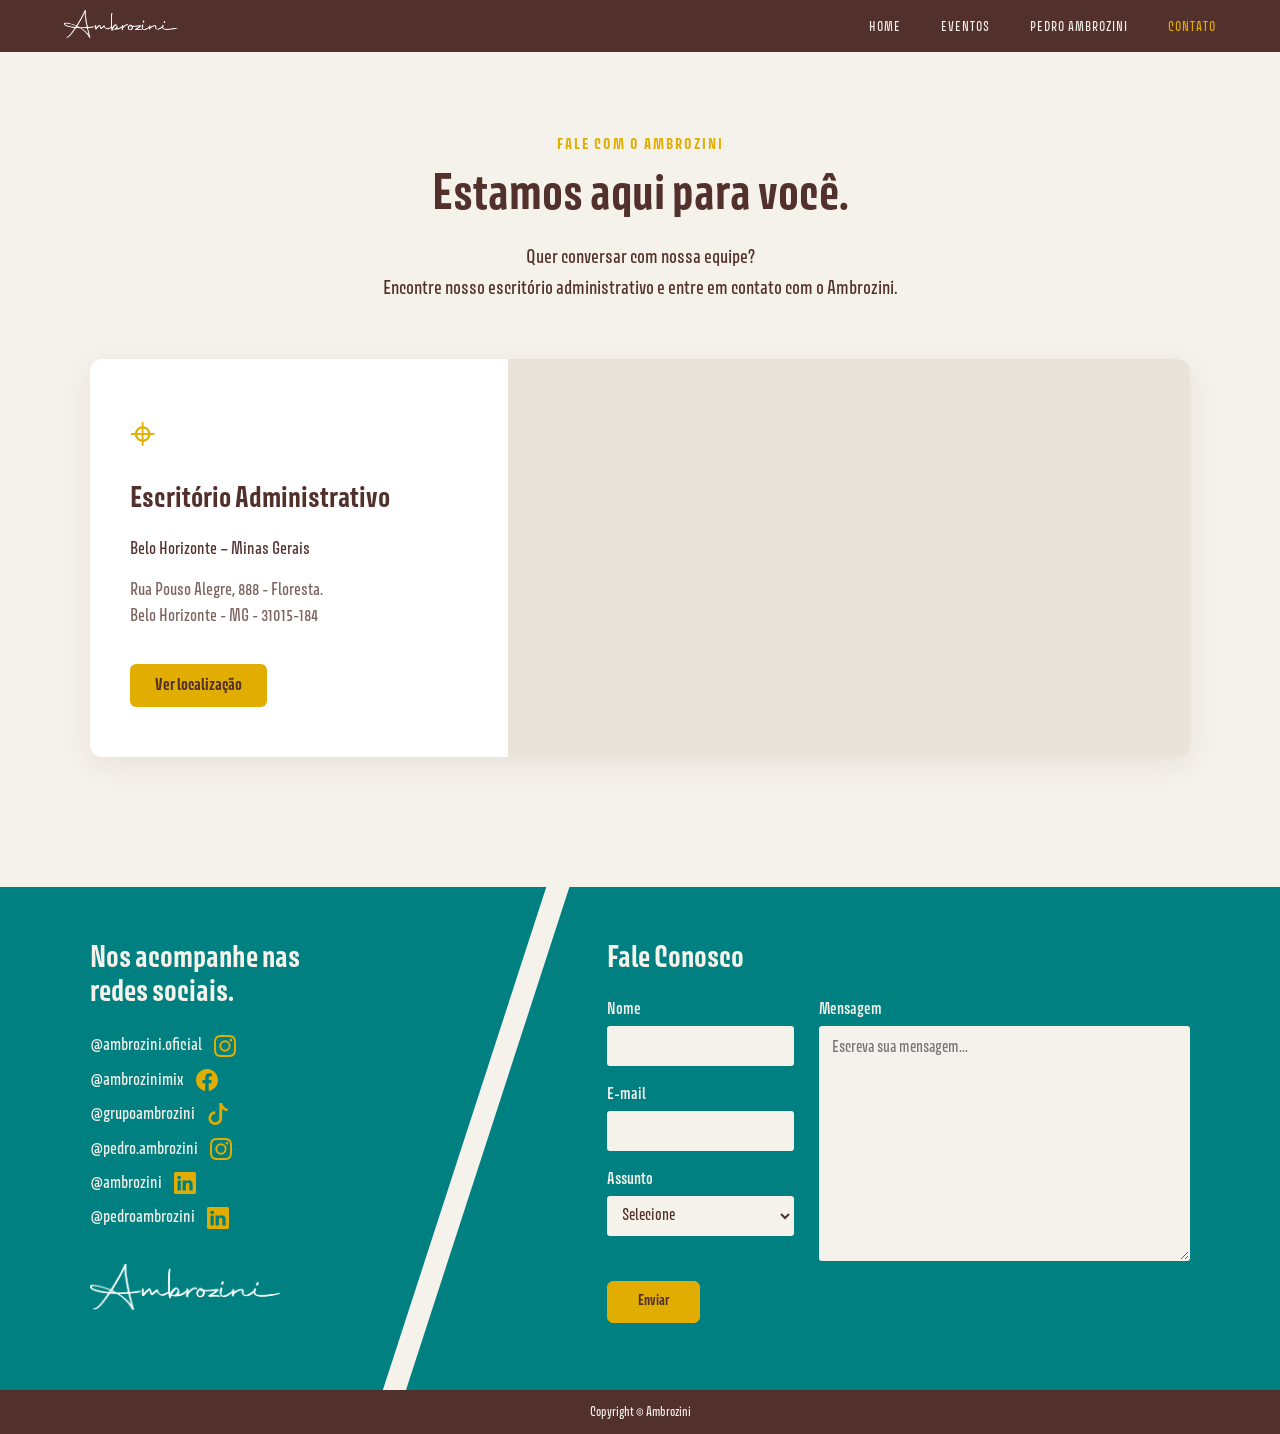
<file: codigo-fonte/src/html/contato.html>
<!DOCTYPE html>
<html lang="pt-BR">

<head>
    <meta charset="UTF-8">
    <meta name="viewport" content="width=device-width, initial-scale=1.0">

    <title>Contato | Ambrozini</title>

    <meta name="description"
          content="Entre em contato com o Ambrozini. Conheça nosso escritório administrativo e fale com nossa equipe.">

    <meta name="author" content="Ambrozini">
    <meta name="theme-color" content="#52302C">

    <!-- Favicon -->
    <link rel="icon" href="/codigo-fonte/assets/img/Icone url Logo.png">

    <!-- CSS -->
    <link rel="stylesheet" href="/codigo-fonte/src/css/fonts.css">
    <link rel="stylesheet" href="/codigo-fonte/src/css/menu.css">
    <link rel="stylesheet" href="/codigo-fonte/src/css/contato-page.css">
    <link rel="stylesheet" href="/codigo-fonte/src/css/contato.css">

</head>

<body class="contact-page">

    <main class="contact-main">

        <section class="contact-page-intro">

            <div class="contact-page-heading">
                <span class="contact-page-eyebrow">
                    FALE COM O AMBROZINI
                </span>

                <h1>Estamos aqui para você.</h1>

                <p>
                    Quer conversar com nossa equipe?<br>
                    Encontre nosso escritório administrativo
                    e entre em contato com o Ambrozini.
                </p>
            </div>

            <div class="contact-page-location">

                <div class="contact-page-info">

                    <span class="contact-page-info-icon"
                          aria-hidden="true">⌖</span>

                    <h2>Escritório Administrativo</h2>

                    <p>
                        Belo Horizonte – Minas Gerais
                    </p>

                    <p class="contact-page-address">
                        Rua Pouso Alegre, 888 - Floresta.<br>
                        Belo Horizonte - MG - 31015-184
                    </p>

                    <a
                        class="contact-page-map-link"
                        href="https://www.google.com/maps/search/?api=1&query=Rua+Pouso+Alegre+888+Floresta+Belo+Horizonte+MG+31015-184"
                        target="_blank"
                        rel="noopener noreferrer"
                    >
                        Ver localização
                    </a>

                </div>
                
                <div class="contact-page-map">

                    <iframe
                        src="https://www.google.com/maps?q=Rua%20Pouso%20Alegre%2C%20888%20-%20Floresta%2C%20Belo%20Horizonte%20-%20MG%2C%2031015-184&output=embed"
                        title="Localização do escritório administrativo Ambrozini"
                        width="100%"
                        height="390"
                        style="border:0;"
                        loading="lazy"
                        referrerpolicy="no-referrer-when-downgrade"
                        allowfullscreen>
                    </iframe>

                </div>

            </div>

        </section>

    </main>

    <script src="/codigo-fonte/src/js/menu.js"></script>
    <script src="/codigo-fonte/src/js/contato.js"></script>

</body>
</html>
</file>
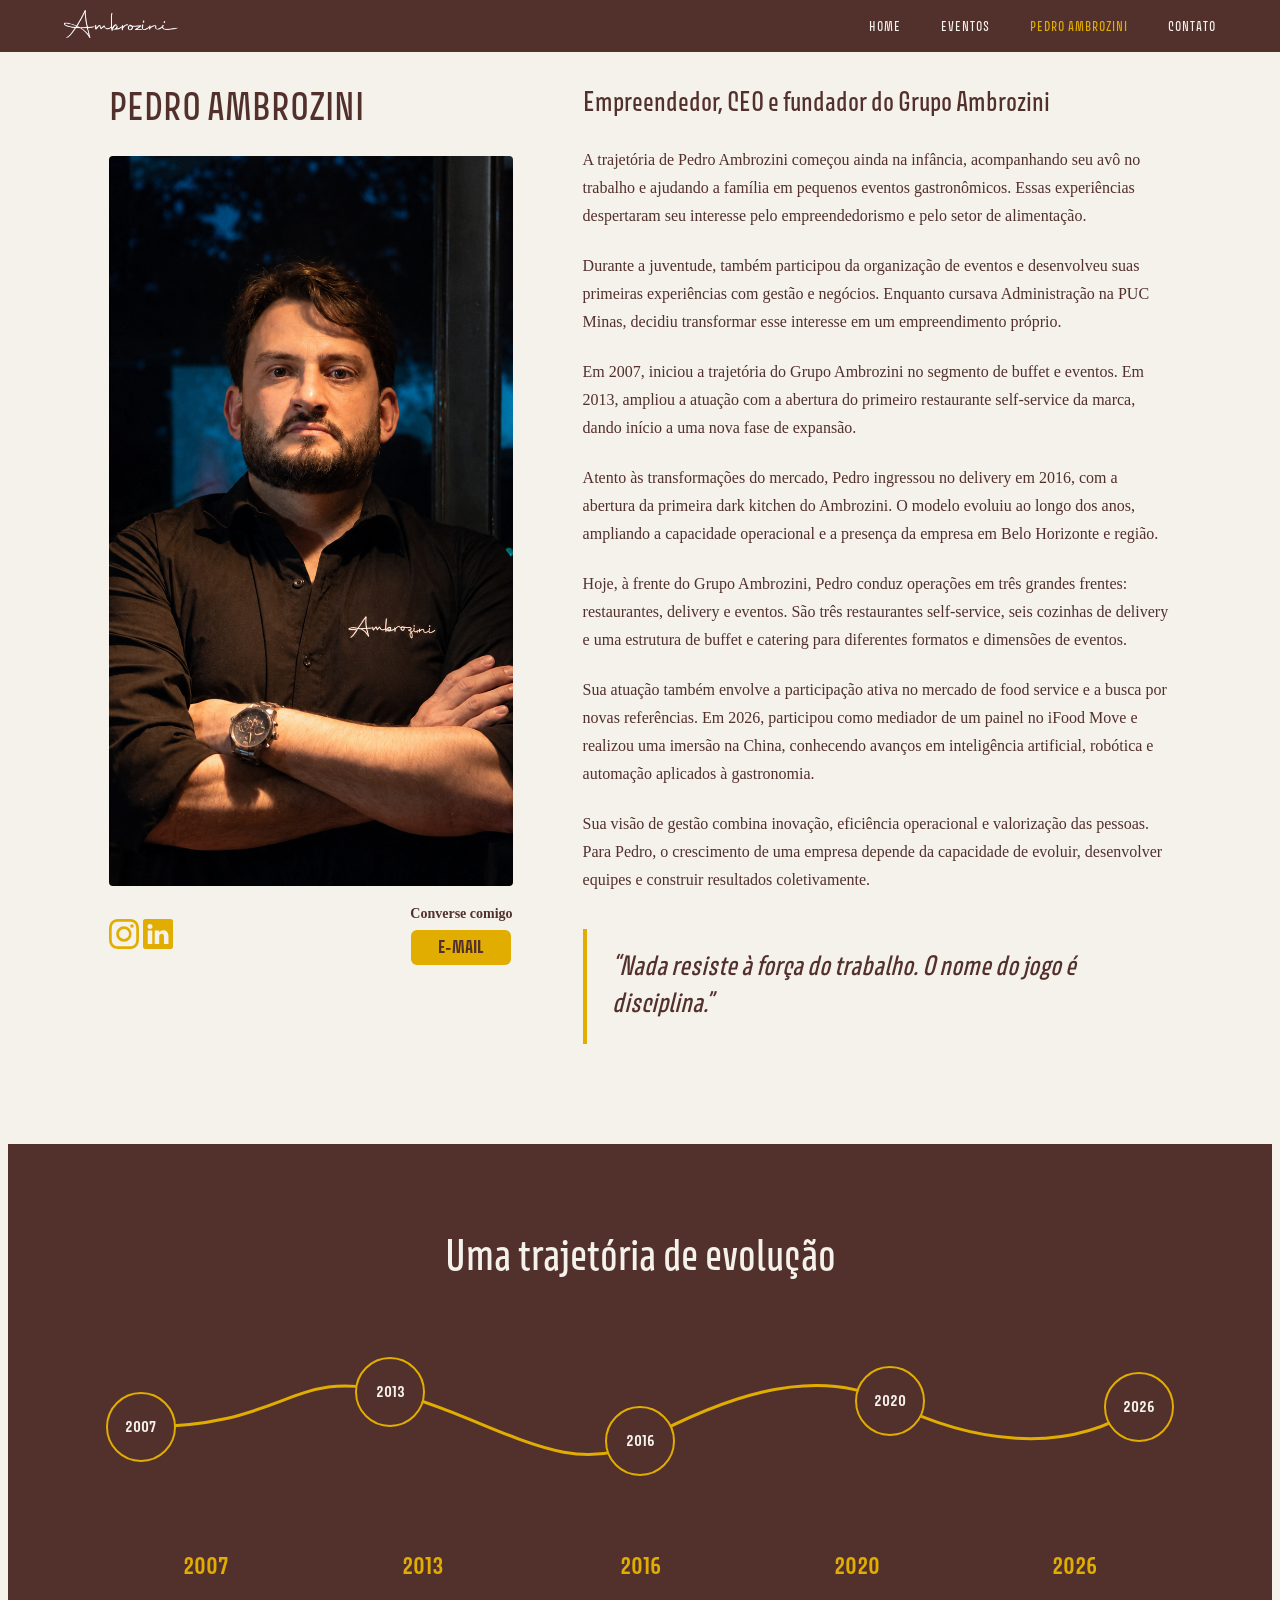
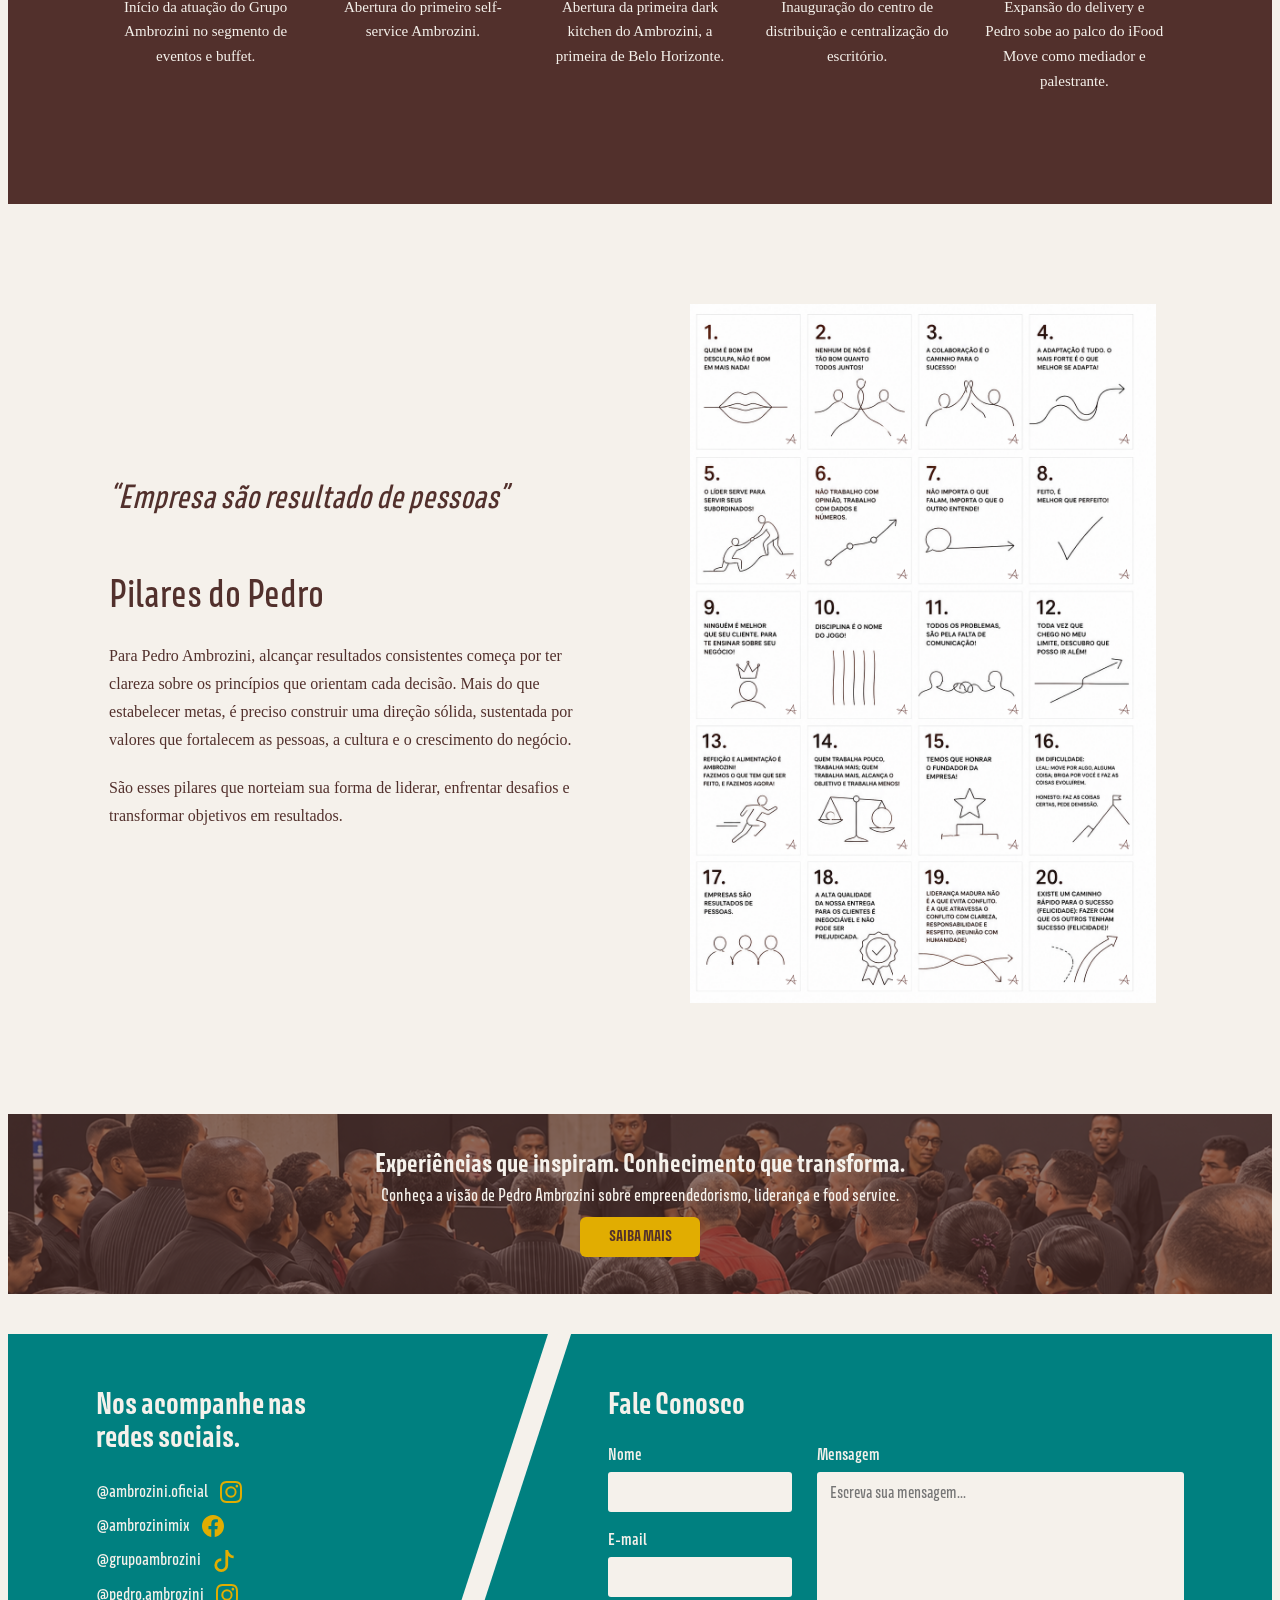
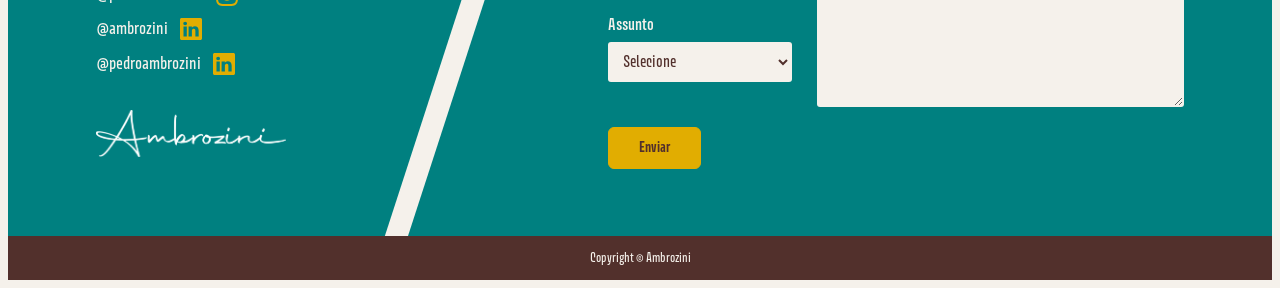
<file: codigo-fonte/src/html/pedro.html>
<!DOCTYPE html>
<html lang="pt-BR">

<head>

    <meta charset="UTF-8">
    <meta name="viewport" content="width=device-width, initial-scale=1.0">
    <title>Pedro Ambrozini | Ambrozini</title>
    <meta
        name="description"
        content="Conheça Pedro Ambrozini, sua trajetória no empreendedorismo e sua atuação no setor de gastronomia e eventos."
    >
    <link
        rel="icon"
        type="image/png"
        href="/codigo-fonte/assets/favicon.png"
    >

    <link rel="stylesheet" href="/codigo-fonte/src/css/fonts.css">
    <link rel="stylesheet" href="/codigo-fonte/src/css/menu.css">
    <link rel="stylesheet" href="/codigo-fonte/src/css/pedro.css">
    <link rel="stylesheet" href="/codigo-fonte/src/css/contato.css">

</head>

<body>

    <main>

        <section class="pedro-about">

            <div class="pedro-about-container">

                <!-- COLUNA ESQUERDA -->
                <div class="pedro-profile">

                    <h1>PEDRO AMBROZINI</h1>

                    <img
                        src="/codigo-fonte/assets/img/Pedro perfil.png"
                        alt="Pedro Ambrozini, CEO e fundador do Grupo Ambrozini"
                        class="pedro-profile-image"
                    >

                    <div class="pedro-profile-footer">

                        <div class="hero-social">

                            <a href="https://www.instagram.com/pedro.ambrozini/" class="pedro-social-link">
                                <img src="/codigo-fonte/assets/img/instagram.svg" alt="Instagram">
                            </a>

                            <a href="https://www.linkedin.com/in/pedro-ambrozini-6b3754238/" class="pedro-social-link">
                                <img src="/codigo-fonte/assets/img/linkedin.svg" alt="LinkedIn">
                            </a>

                        </div>

                        <div class="pedro-contact">

                            <span>Converse comigo</span>

                            <a
                                href="mailto:pedro@ambrozini.com.br"
                                class="pedro-contact-button"
                            >
                                E-MAIL
                            </a>

                        </div>

                    </div>

                </div>

                <div class="pedro-biography">

                    <h2>
                        Empreendedor, CEO e fundador do Grupo Ambrozini
                    </h2>

                    <p>
                        A trajetória de Pedro Ambrozini começou ainda na infância, acompanhando
                        seu avô no trabalho e ajudando a família em pequenos eventos
                        gastronômicos. Essas experiências despertaram seu interesse pelo
                        empreendedorismo e pelo setor de alimentação.
                    </p>

                    <p>
                        Durante a juventude, também participou da organização de eventos
                        e desenvolveu suas primeiras experiências com gestão e negócios.
                        Enquanto cursava Administração na PUC Minas, decidiu transformar
                        esse interesse em um empreendimento próprio.
                    </p>

                    <p>
                        Em 2007, iniciou a trajetória do Grupo Ambrozini no segmento
                        de buffet e eventos. Em 2013, ampliou a atuação com a abertura
                        do primeiro restaurante self-service da marca, dando início
                        a uma nova fase de expansão.
                    </p>

                    <p>
                        Atento às transformações do mercado, Pedro ingressou no delivery
                        em 2016, com a abertura da primeira dark kitchen do Ambrozini.
                        O modelo evoluiu ao longo dos anos, ampliando a capacidade
                        operacional e a presença da empresa em Belo Horizonte e região.
                    </p>

                    <p>
                        Hoje, à frente do Grupo Ambrozini, Pedro conduz operações em
                        três grandes frentes: restaurantes, delivery e eventos. São
                        três restaurantes self-service, seis cozinhas de delivery e
                        uma estrutura de buffet e catering para diferentes formatos
                        e dimensões de eventos.
                    </p>

                    <p>
                        Sua atuação também envolve a participação ativa no mercado
                        de food service e a busca por novas referências. Em 2026,
                        participou como mediador de um painel no iFood Move e realizou
                        uma imersão na China, conhecendo avanços em inteligência
                        artificial, robótica e automação aplicados à gastronomia.
                    </p>

                    <p>
                        Sua visão de gestão combina inovação, eficiência operacional
                        e valorização das pessoas. Para Pedro, o crescimento de uma
                        empresa depende da capacidade de evoluir, desenvolver equipes
                        e construir resultados coletivamente.
                    </p>

                    <blockquote class="pedro-quote">
                        “Nada resiste à força do trabalho.
                        O nome do jogo é disciplina.”
                    </blockquote>

                </div>

            </div>

        </section>

        <section class="pedro-timeline">

            <div class="pedro-timeline-container">

                <h2>Uma trajetória de evolução</h2>

                <div class="pedro-timeline-visual">

                    <svg
                        class="pedro-timeline-path"
                        viewBox="0 0 1000 160"
                        preserveAspectRatio="none"
                        aria-hidden="true"
                    >
                        <path
                            d="M 30 90
                            C 170 90, 170 30, 265 55
                            S 430 145, 500 105
                            S 660 25, 735 65
                            S 900 120, 970 70"
                        />
                    </svg>

                    <div class="pedro-timeline-markers">

                        <span class="pedro-timeline-marker">2007</span>
                        <span class="pedro-timeline-marker">2013</span>
                        <span class="pedro-timeline-marker">2016</span>
                        <span class="pedro-timeline-marker">2020</span>
                        <span class="pedro-timeline-marker">2026</span>

                    </div>

                </div>

                <div class="pedro-timeline-events">

                    <article class="pedro-timeline-event">
                        <h3>2007</h3>
                        <p>
                            Início da atuação do Grupo Ambrozini
                            no segmento de eventos e buffet.
                        </p>
                    </article>

                    <article class="pedro-timeline-event">
                        <h3>2013</h3>
                        <p>
                            Abertura do primeiro
                            self-service Ambrozini.
                        </p>
                    </article>

                    <article class="pedro-timeline-event">
                        <h3>2016</h3>
                        <p>
                            Abertura da primeira dark kitchen do Ambrozini,
                            a primeira de Belo Horizonte.
                        </p>
                    </article>

                    <article class="pedro-timeline-event">
                        <h3>2020</h3>
                        <p>
                            Inauguração do centro de distribuição
                            e centralização do escritório.
                        </p>
                    </article>

                    <article class="pedro-timeline-event">
                        <h3>2026</h3>
                        <p>
                            Expansão do delivery e<br>
                            Pedro sobe ao palco do iFood Move
                            como mediador e palestrante.
                        </p>
                    </article>

                </div>

            </div>

        </section>

        <section class="pedro-values">

            <div class="pedro-values-container">

                <div class="pedro-values-content">

                    <blockquote class="pedro-values-quote">
                        “Empresa são resultado de pessoas”
                    </blockquote>

                    <h2>Pilares do Pedro</h2>

                    <p>
                        Para Pedro Ambrozini, alcançar resultados consistentes
                        começa por ter clareza sobre os princípios que orientam
                        cada decisão. Mais do que estabelecer metas, é preciso
                        construir uma direção sólida, sustentada por valores
                        que fortalecem as pessoas, a cultura e o crescimento
                        do negócio.
                    </p>

                    <p>
                        São esses pilares que norteiam sua forma de liderar,
                        enfrentar desafios e transformar objetivos em resultados.
                    </p>

                </div>

                <div class="pedro-values-visual">

                    <img
                        src="/codigo-fonte/assets//img/Frases Ambrozini.png"
                        alt="Arte com os pilares e valores que orientam a liderança de Pedro Ambrozini"
                        class="pedro-values-image"
                    >

                </div>

            </div>

        </section>
        
        <section class="events-banner">

            <article class="events-banner-item events-banner-corporate">

                <img
                    src="/codigo-fonte/assets/img/Reunião em espaço industrial.png"
                    alt="Eventos corporativos Ambrozini"
                    class="events-banner-image"
                >

                <div class="events-banner-content">

                    <h2 class="events-banner-title">
                        Experiências que inspiram. Conhecimento que transforma.
                    </h2>

                    <p class="events-banner-description">
                        Conheça a visão de Pedro Ambrozini sobre empreendedorismo, liderança e food service.
                    </p>

                    <a href="/codigo-fonte/src/html/eventos.html"
                        class="events-banner-button">
                        SAIBA MAIS
                    </a>

                </div>

            </article>
        
        </section>

    </main>

    <script src="/codigo-fonte/src/js/menu.js" defer></script>
    <script src="/codigo-fonte/src/js/contato.js"></script>

</body>
</html>
</file>
<file: codigo-fonte/src/css/fonts.css>
@font-face {
    font-family: "Avory";
    src: url("../../assets/fonts/AVORY-I-PE-THIN.OTF") format("opentype");
    font-weight: 100;
    font-style: normal;
}

@font-face {
    font-family: "Avory";
    src: url("../../assets/fonts/AVORY-I-PE-LIGHT.OTF") format("opentype");
    font-weight: 300;
    font-style: normal;
}

@font-face {
    font-family: "Avory";
    src: url("../../assets/fonts/AVORY-I-PE-MEDIUM.OTF") format("opentype");
    font-weight: 500;
    font-style: normal;
}

@font-face {
    font-family: "Avory";
    src: url("../../assets/fonts/AVORY-I-PE-SEMIBOLD.OTF") format("opentype");
    font-weight: 600;
    font-style: normal;
}

@font-face {
    font-family: "Avory";
    src: url("../../assets/fonts/AVORY-I-PE-BOLD.OTF") format("opentype");
    font-weight: 700;
    font-style: normal;
}

@font-face {
    font-family: "Avory";
    src: url("../../assets/fonts/AVORY-I-PE-EXTRABOLD.OTF") format("opentype");
    font-weight: 800;
    font-style: normal;
}
</file>
<file: codigo-fonte/src/css/menu.css>
.menu-header{
    position:fixed;
    top:0;
    left:0;
    width:100%;
    background:#52302C;
    z-index:1000;
}

.menu-navbar{
    width:90%;
    max-width:1400px;
    height:52px;
    margin:auto;
    display:flex;
    justify-content:space-between;
    align-items:center;
}

.menu-logo img{
    height:28px;
}

.menu-links{
    display:flex;
    align-items:center;
    gap:40px;
    list-style:none;
}

.menu-link{
    text-decoration:none;
    color:#F5F1EB;
    font-size:12px;
    font-weight:500;
    letter-spacing:1px;
    text-transform:uppercase;
    transition:.3s;
    font-family: "Avory", sans-serif;
}

.menu-link:hover{
    color:#E1AD01;
}

.menu-link-active{
    color:#E1AD01;
}

.menu-mobile-button{
    display:none;
    background:none;
    border:none;
    color:#F5F1EB;
    font-size:30px;
    cursor:pointer;
}

@media (max-width: 768px) {

    .menu-mobile-button {
        display: block;
    }

    .menu-links {
        position: absolute;
        top: 72px;
        left: 0;
        width: 100%;
        background: #52302C;
        display: none;
        flex-direction: column;
        padding: 30px 0;
        gap: 25px;
    }

    .menu-links.menu-open {
        display: flex;
    }
    
    .menu-link {
        font-size: 20px;
    }
}
</file>
<file: codigo-fonte/src/css/contato-page.css>
.contact-page {
    margin: 0;
    background: #F5F1EB;
    font-family: "Avory", sans-serif;
}

.contact-main {
    width: 100%;
    padding-top: 52px;
}

.contact-page-intro {
    width: 100%;
    padding: 85px 7% 90px;
    box-sizing: border-box;
}

.contact-page-heading {
    max-width: 800px;
    margin: 0 auto 55px;
    text-align: center;
}

.contact-page-eyebrow {
    display: block;
    margin-bottom: 15px;
    color: #E1AD01;
    font-size: 14px;
    font-weight: 700;
    letter-spacing: 2px;
}

.contact-page-heading h1 {
    margin: 0 0 20px;
    color: #52302C;
    font-size: 46px;
    font-weight: 700;
    line-height: 1.2;
}

.contact-page-heading p {
    max-width: 650px;
    margin: 0 auto;
    color: #52302C;
    font-size: 18px;
    line-height: 1.7;
}

.contact-page-location {
    display: grid;
    grid-template-columns: 38% 62%;
    max-width: 1200px;
    margin: 0 auto;
    background: #FFFFFF;
    border-radius: 12px;
    overflow: hidden;
    box-shadow: 0 8px 30px rgba(82, 48, 44, 0.08);
}

.contact-page-info {
    display: flex;
    flex-direction: column;
    align-items: flex-start;
    justify-content: center;
    padding: 50px 40px;
    box-sizing: border-box;
}

.contact-page-info-icon {
    margin-bottom: 20px;
    color: #E1AD01;
    font-size: 45px;
}

.contact-page-info h2 {
    margin: 0 0 20px;
    color: #52302C;
    font-size: 27px;
    line-height: 1.3;
}

.contact-page-info p {
    margin: 0 0 15px;
    color: #52302C;
    font-size: 16px;
    line-height: 1.6;
}

.contact-page-address {
    opacity: 0.75;
}

.contact-page-map-link {
    display: inline-block;
    margin-top: 20px;
    padding: 13px 25px;
    background: #E1AD01;
    color: #52302C;
    border-radius: 6px;
    font-size: 15px;
    font-weight: 700;
    text-decoration: none;
    transition: 0.3s ease;
}

.contact-page-map-link:hover {
    filter: brightness(0.95);
    transform: translateY(-2px);
}

.contact-page-map {
    width: 100%;
    min-height: 390px;
    background: #E9E3D9;
}

.contact-page-map iframe {
    display: block;
    width: 100%;
    height: 100%;
    min-height: 390px;
    border: 0;
}

.contact-page-map-placeholder {
    display: flex;
    flex-direction: column;
    align-items: center;
    justify-content: center;
    width: 100%;
    height: 100%;
    min-height: 390px;
    padding: 25px;
    box-sizing: border-box;
    text-align: center;
}

.contact-page-map-placeholder span {
    color: #52302C;
    font-size: 20px;
    font-weight: 700;
}

.contact-page-map-placeholder p {
    color: #52302C;
    font-size: 14px;
}

@media (max-width: 1024px) {

    .contact-page-intro {
        padding: 70px 5%;
    }

    .contact-page-heading h1 {
        font-size: 38px;
    }

    .contact-page-location {
        grid-template-columns: 42% 58%;
    }

    .contact-page-info {
        padding: 35px 25px;
    }

    .contact-page-info h2 {
        font-size: 24px;
    }
}

@media (max-width: 768px) {

    .contact-page-intro {
        padding: 65px 20px 70px;
    }

    .contact-page-heading {
        margin-bottom: 40px;
    }

    .contact-page-eyebrow {
        font-size: 12px;
        letter-spacing: 1.5px;
    }

    .contact-page-heading h1 {
        font-size: 32px;
    }

    .contact-page-heading p {
        font-size: 16px;
    }

    .contact-page-location {
        grid-template-columns: 1fr;
    }

    .contact-page-info {
        padding: 35px 25px;
    }

    .contact-page-info h2 {
        font-size: 24px;
    }

    .contact-page-info p {
        font-size: 15px;
    }

    .contact-page-map,
    .contact-page-map iframe,
    .contact-page-map-placeholder {
        min-height: 300px;
    }
}

@media (max-width: 400px) {

    .contact-page-heading h1 {
        font-size: 28px;
    }

    .contact-page-info {
        padding: 30px 20px;
    }

    .contact-page-info h2 {
        font-size: 22px;
    }

    .contact-page-map,
    .contact-page-map iframe,
    .contact-page-map-placeholder {
        min-height: 260px;
    }
}
</file>
<file: codigo-fonte/src/css/contato.css>
.contact {
    width: 100%;
    margin-top: 40px;
    background: #008080;
    font-family: "Avory", sans-serif;
    box-sizing: border-box;
}

.contact-container {
    position: relative;
    display: grid;
    grid-template-columns: 42% 58%;
    width: 100%;
    max-width: 1400px;
    margin: 0 auto;
    padding: 55px 7%;
    box-sizing: border-box;
    overflow: hidden;
}

.contact-container::before {
    content: "";
    position: absolute;
    top: -15%;
    left: 36%;
    width: 22px;
    height: 135%;
    background: #F5F1EB;
    transform: rotate(18deg);
    pointer-events: none;
    z-index: 0;
}

.contact-social {
    position: relative;
    z-index: 1;
    padding-right: 55px;
}

.contact-social h2,
.contact-form-area h2 {
    margin: 0 0 25px;
    color: #F5F1EB;
    font-family: "Avory", sans-serif;
    font-size: 28px;
    font-weight: 700;
    line-height: 1.2;
}

.contact-social-list {
    display: flex;
    flex-direction: column;
    gap: 12px;
}

.contact-social-item {
    display: flex;
    align-items: center;
    gap: 12px;
}

.contact-social-item span {
    color: #F5F1EB;
    font-family: "Avory", sans-serif;
    font-size: 16px;
    font-weight: 500;
    line-height: 1.4;
}

.contact-social-item a {
    display: inline-flex;
    align-items: center;
    justify-content: center;
    flex-shrink: 0;
    text-decoration: none;
    cursor: pointer;
}

.contact-social-item img {
    display: block;
    width: 22px;
    height: 22px;
    object-fit: contain;
    transition: transform 0.3s ease;
}

.contact-social-item a:hover img {
    transform: scale(1.15);
}

.contact-logo {
    display: block;
    width: 190px;
    max-width: 100%;
    height: auto;
    margin-top: 35px;
}

.contact-form-area {
    position: relative;
    z-index: 1;
    padding-left: 55px;
}

.contact-fields {
    display: grid;
    grid-template-columns: 32% 1fr;
    gap: 25px;
}

.contact-inputs {
    display: flex;
    flex-direction: column;
    gap: 8px;
}

.contact-message {
    display: flex;
    flex-direction: column;
    gap: 8px;
}

.contact-form label {
    color: #F5F1EB;
    font-family: "Avory", sans-serif;
    font-size: 15px;
    font-weight: 600;
}

.contact-form input,
.contact-form select,
.contact-form textarea {
    width: 100%;
    background: #F5F1EB;
    border: 1px solid transparent;
    border-radius: 3px;
    color: #52302C;
    font-family: "Avory", sans-serif;
    font-size: 15px;
    box-sizing: border-box;
}

.contact-form input,
.contact-form select {
    height: 40px;
    padding: 8px 10px;
    margin-bottom: 12px;
}

.contact-form textarea {
    min-height: 235px;
    padding: 12px;
    resize: vertical;
}

.contact-form input:focus,
.contact-form select:focus,
.contact-form textarea:focus {
    outline: 2px solid #E1AD01;
    outline-offset: 2px;
}

.contact-submit {
    display: inline-flex;
    align-items: center;
    justify-content: center;
    min-height: 42px;
    margin-top: 20px;
    padding: 10px 30px;
    background-color: #E1AD01;
    color: #52302C;
    font-family: "Avory", sans-serif;
    font-size: 13px;
    font-weight: 700;
    line-height: 1.3;
    text-align: center;
    border: 1px solid #E1AD01;
    border-radius: 6px;
    box-sizing: border-box;
    cursor: pointer;
    transition:
        background-color 0.3s ease,
        color 0.3s ease,
        border-color 0.3s ease;
}

.contact-submit:hover {
    background-color: transparent;
    color: #E1AD01;
}

.contact-submit:focus-visible {
    outline: 2px solid #52302C;
    outline-offset: 3px;
}


.contact-feedback {
    margin: 12px 0 0;
    color: #F5F1EB;
    font-family: "Avory", sans-serif;
    font-size: 13px;
    line-height: 1.5;
}

.contact-bottom {
    width: 100%;
    padding: 15px 20px;
    background: #52302C;
    text-align: center;
    box-sizing: border-box;
}

.contact-bottom p {
    margin: 0;
    color: #F5F1EB;
    font-family: "Avory", sans-serif;
    font-size: 12px;
    font-weight: 400;
}

.contact-honeypot {
    position: absolute;
    width: 1px;
    height: 1px;
    overflow: hidden;
    clip-path: inset(50%);
    white-space: nowrap;
}

@media (max-width: 1024px) {

    .contact-container {
        grid-template-columns: 40% 60%;
        padding: 45px 5%;
    }

    .contact-container::before {
        left: 35%;
        width: 18px;
    }

    .contact-social {
        padding-right: 35px;
    }

    .contact-form-area {
        padding-left: 35px;
    }

    .contact-social h2,
    .contact-form-area h2 {
        font-size: 24px;
    }

    .contact-social-list {
        gap: 11px;
    }

    .contact-social-item {
        gap: 10px;
    }

    .contact-social-item span {
        font-size: 14px;
    }

    .contact-social-item img {
        width: 20px;
        height: 20px;
    }

    .contact-fields {
        grid-template-columns: 35% 1fr;
        gap: 15px;
    }

    .contact-form label {
        font-size: 14px;
    }

    .contact-form input,
    .contact-form select,
    .contact-form textarea {
        font-size: 14px;
    }

    .contact-logo {
        width: 165px;
    }
}

@media (max-width: 768px) {

    .contact {
        margin-top: 30px;
    }

    .contact-container {
        grid-template-columns: 1fr;
        gap: 45px;
        padding: 45px 20px 55px;
    }

    .contact-container::before {
        display: none;
    }

    .contact-social,
    .contact-form-area {
        padding: 0;
    }

    .contact-social {
        text-align: center;
    }

    .contact-social h2,
    .contact-form-area h2 {
        font-size: 26px;
        margin-bottom: 25px;
        text-align: center;
    }

    .contact-social-list {
        align-items: center;
        gap: 14px;
    }

    .contact-social-item {
        justify-content: center;
        gap: 12px;
    }

    .contact-social-item span {
        font-size: 16px;
    }

    .contact-social-item img {
        width: 24px;
        height: 24px;
    }

    .contact-logo {
        width: 170px;
        margin: 30px auto 0;
    }

    .contact-fields {
        grid-template-columns: 1fr;
        gap: 15px;
    }

    .contact-inputs {
        gap: 8px;
    }

    .contact-form label {
        font-size: 15px;
    }

    .contact-form input,
    .contact-form select {
        height: 44px;
        font-size: 15px;
    }

    .contact-form textarea {
        min-height: 180px;
        font-size: 15px;
    }

    .contact-submit {
        display: block;
        width: 100%;
        max-width: 300px;
        margin: 25px auto 0;
        font-size: 16px;
    }

    .contact-feedback {
        text-align: center;
    }

    .contact-bottom {
        padding: 18px 15px;
    }

    .contact-bottom p {
        font-size: 11px;
    }

    .contact-form-area select {
        width: 100%;
        max-width: 100%;
        box-sizing: border-box;
    }

    .contact-form-area button {
        width: 140px;
        max-width: 100%;
        align-self: center;
        padding: 12px 20px;
        box-sizing: border-box;
    }
}

@media (max-width: 400px) {

    .contact-container {
        padding: 40px 18px 50px;
        gap: 40px;
    }

    .contact-social h2,
    .contact-form-area h2 {
        font-size: 23px;
    }

    .contact-social-item span {
        font-size: 14px;
    }

    .contact-social-item img {
        width: 22px;
        height: 22px;
    }

    .contact-social-item {
        gap: 10px;
    }

    .contact-logo {
        width: 150px;
    }

    .contact-form label {
        font-size: 14px;
    }

    .contact-submit {
        font-size: 15px;
    }

    .contact-form-area select {
        width: 100%;
        max-width: 100%;
        box-sizing: border-box;
    }
}
</file>
<file: codigo-fonte/src/css/pedro.css>
html,
body {
    background-color: #F5F1EB;
}

body > main {
    background-color: #F5F1EB;
}

.pedro-about {
    width: 100%;
    padding: 80px 8% 100px;
    background-color: #F5F1EB;
    box-sizing: border-box;
}

.pedro-about-container {
    display: grid;
    grid-template-columns: 38% 1fr;
    gap: 70px;
    max-width: 1250px;
    margin: 0 auto;
    align-items: start;
}

.pedro-profile {
    width: 100%;
    min-width: 0;
}

.pedro-profile h1 {
    margin: 0 0 25px;
    font-family: "Avory", sans-serif;
    font-size: 36px;
    font-weight: 400;
    line-height: 1.2;
    color: #52302C;
}

.pedro-profile-image {
    display: block;
    width: 100%;
    height: 730px;
    object-fit: cover;
    object-position: center top;
    border-radius: 4px;
}

.pedro-profile-footer {
    display: flex;
    justify-content: space-between;
    align-items: center;
    gap: 20px;
    margin-top: 20px;
}

.pedro-social {
    display: flex;
    align-items: center;
    gap: 15px;
}

.pedro-social-link {
    display: inline-flex;
    align-items: center;
    justify-content: center;
    text-decoration: none;
}

.pedro-social-link img {
    display: block;
    width: 30px;
    height: 30px;
    transition: transform 0.3s ease;
}

.pedro-social-link:hover img {
    transform: scale(1.1);
}

.pedro-contact {
    display: flex;
    flex-direction: column;
    align-items: center;
    gap: 8px;
}

.pedro-contact span {
    font-size: 14px;
    font-weight: 600;
    color: #52302C;
}

.pedro-contact-button {
    display: inline-flex;
    align-items: center;
    justify-content: center;
    width: 100px;
    height: 35px;
    background: #E1AD01;
    color: #52302C;
    font-family: "Avory", sans-serif;
    font-size: 16px;
    font-weight: 700;
    text-decoration: none;
    border-radius: 6px;
    transition: .3s;
}

.pedro-contact-button:hover {
    filter: brightness(.95);
    color: #F5F1EB;
}

.pedro-contact-button:active {
    filter: brightness(.95);
    color: #F5F1EB;
}

.pedro-biography {
    min-width: 0;
    color: #52302C;
}

.pedro-biography h2 {
    margin: 0 0 25px;
    font-family: "Avory", sans-serif;
    font-size: 25px;
    font-weight: 400;
    line-height: 1.3;
    color: #52302C;
}

.pedro-biography p {
    margin: 0 0 22px;
    font-size: 16px;
    line-height: 1.75;
    color: #52302C;
}

.pedro-quote {
    margin: 35px 0 0;
    padding: 20px 0 20px 25px;
    border-left: 4px solid #E1AD01;
    font-family: "Avory", sans-serif;
    font-size: 25px;
    font-weight: 400;
    font-style: italic;
    line-height: 1.5;
    color: #52302C;
}

.pedro-timeline {
    width: 100%;
    padding: 90px 8% 110px;
    background-color: #52302C;
    box-sizing: border-box;
}

.pedro-timeline-container {
    width: 100%;
    max-width: 1250px;
    margin: 0 auto;
}

.pedro-timeline h2 {
    margin: 0 0 55px;
    font-family: "Avory", sans-serif;
    font-size: 40px;
    font-weight: 400;
    line-height: 1.2;
    color: #F5F1EB;
    text-align: center;
}

.pedro-timeline-visual {
    position: relative;
    width: 100%;
    height: 160px;
}

.pedro-timeline-path {
    display: block;
    width: 100%;
    height: 100%;
    overflow: visible;
}

.pedro-timeline-path path {
    fill: none;
    stroke: #E1AD01;
    stroke-width: 3;
    stroke-linecap: round;
}

.pedro-timeline-markers {
    position: absolute;
    inset: 0;
}

.pedro-timeline-marker {
    position: absolute;
    display: flex;
    align-items: center;
    justify-content: center;
    width: 66px;
    height: 66px;
    border: 2px solid #E1AD01;
    border-radius: 50%;
    background-color: #52302C;
    color: #F5F1EB;
    font-family: "Avory", sans-serif;
    font-size: 17px;
    font-weight: 600;
    transform: translate(-50%, -50%);
    z-index: 2;
}

.pedro-timeline-marker:nth-child(1) {
    left: 3%;
    top: 56.25%;
}

.pedro-timeline-marker:nth-child(2) {
    left: 26.5%;
    top: 34.4%;
}

.pedro-timeline-marker:nth-child(3) {
    left: 50%;
    top: 65.6%;
}

.pedro-timeline-marker:nth-child(4) {
    left: 73.5%;
    top: 40.6%;
}

.pedro-timeline-marker:nth-child(5) {
    left: 97%;
    top: 43.75%;
}

.pedro-timeline-events {
    display: grid;
    grid-template-columns: repeat(5, minmax(0, 1fr));
    gap: 24px;
    margin-top: 55px;
}

.pedro-timeline-event {
    min-width: 0;
    text-align: center;
}

.pedro-timeline-event h3 {
    margin: 0 0 14px;
    font-family: "Avory", sans-serif;
    font-size: 25px;
    font-weight: 600;
    color: #E1AD01;
}

.pedro-timeline-event p {
    margin: 0;
    font-size: 15px;
    line-height: 1.65;
    color: #F5F1EB;
}

.pedro-values {
    width: 100%;
    padding: 100px 8%;
    background-color: #F5F1EB;
    box-sizing: border-box;
}

.pedro-values-container {
    display: grid;
    grid-template-columns: 1fr 1fr;
    align-items: center;
    gap: 70px;
    max-width: 1250px;
    margin: 0 auto;
}

.pedro-values-content {
    min-width: 0;
}

.pedro-values-quote {
    margin: 0 0 55px;
    font-family: "Avory", sans-serif;
    font-size: 30px;
    font-weight: 400;
    font-style: italic;
    line-height: 1.4;
    color: #52302C;
}

.pedro-values-content h2 {
    margin: 0 0 25px;
    font-family: "Avory", sans-serif;
    font-size: 36px;
    font-weight: 400;
    color: #52302C;
}

.pedro-values-content p {
    margin: 0 0 20px;
    font-size: 16px;
    line-height: 1.75;
    color: #52302C;
}

.pedro-values-content p:last-child {
    margin-bottom: 0;
}

.pedro-values-visual {
    display: flex;
    align-items: center;
    justify-content: center;
    min-width: 0;
}

.pedro-values-image {
    display: block;
    width: auto;
    height: 700px;
    object-fit: contain;
}

.events-banner-item{
    position:relative;
    width:100%;
    height:180px;
    margin-top: 10px;
    overflow:hidden;
}

.events-banner-image{
    position:absolute;
    inset:0;
    width:100%;
    height:100%;
    object-fit:cover;
    display:block;
}

.events-banner-item::after{
    content:"";
    position:absolute;
    inset:0;
    background:rgba(82,48,44,.65);
}

.events-banner-content{
    position:absolute;
    top:50%;
    left:50%;
    transform:translate(-50%,-50%);
    width:90%;
    max-width:800px;
    text-align:center;
    z-index:2;
}

.events-banner-title{
    font-family:"Avory",sans-serif;
    font-size:24px;
    font-weight:700;
    color:#F5F1EB;
    margin:0 0 8px;
}

.events-banner-description{
    font-family:"Avory",sans-serif;
    font-size:16px;
    font-weight:500;
    color:#F5F1EB;
    margin:0 0 12px;
}

.events-banner-button{
    display:inline-flex;
    align-items:center;
    justify-content:center;
    width:120px;
    height:40px;
    background:#E1AD01;
    color:#52302C;
    font-family:"Avory",sans-serif;
    font-size:14px;
    font-weight:700;
    text-decoration:none;
    border-radius:6px;
    transition:.3s;
}

.events-banner-button:hover{
    filter: brightness(.95);
    color: #f5f1eb;
}

.events-banner-button:active{
    filter:brightness(.95);
    color:#f5f1eb;
}

@media (max-width: 1024px) {

    .pedro-about {
        padding: 70px 5%;
    }

    .pedro-about-container {
        grid-template-columns: 40% 1fr;
        gap: 35px;
    }

    .pedro-profile h1 {
        font-size: 30px;
    }

    .pedro-profile-image {
        height: 400px;
    }

    .pedro-biography h2 {
        font-size: 23px;
    }

    .pedro-biography p {
        font-size: 15px;
    }

    .pedro-quote {
        font-size: 22px;
    }

    .pedro-timeline {
        padding: 75px 5% 90px;
    }

    .pedro-timeline h2 {
        font-size: 34px;
        margin-bottom: 45px;
    }

    .pedro-timeline-visual {
        height: 140px;
    }

    .pedro-timeline-marker {
        width: 55px;
        height: 55px;
        font-size: 14px;
    }

    .pedro-timeline-events {
        gap: 15px;
        margin-top: 40px;
    }

    .pedro-timeline-event h3 {
        font-size: 21px;
    }

    .pedro-timeline-event p {
        font-size: 13px;
    }

    .pedro-values {
        padding: 75px 5%;
    }

    .pedro-values-container {
        gap: 35px;
    }

    .pedro-values-quote {
        font-size: 25px;
        margin-bottom: 35px;
    }

    .pedro-values-content h2 {
        font-size: 30px;
    }

    .pedro-values-content p {
        font-size: 15px;
    }
}

@media (max-width: 900px) {

    .pedro-timeline {
        padding: 65px 5% 80px;
    }

    .pedro-timeline h2 {
        font-size: 30px;
        margin-bottom: 45px;
    }

    .pedro-timeline-visual {
        display: none;
    }

    .pedro-timeline-events {
        display: flex;
        flex-direction: column;
        gap: 35px;
        margin: 0 0 0 10px;
        padding-left: 30px;
        border-left: 2px solid #E1AD01;
    }

    .pedro-timeline-event {
        position: relative;
        width: 100%;
        text-align: left;
    }

    .pedro-timeline-event::before {
        content: "";
        position: absolute;
        left: -39px;
        top: 7px;
        width: 14px;
        height: 14px;
        background-color: #E1AD01;
        border: 2px solid #52302C;
        border-radius: 50%;
        box-sizing: border-box;
    }

    .pedro-timeline-event h3 {
        margin: 0 0 8px;
        font-size: 24px;
        color: #E1AD01;
    }

    .pedro-timeline-event p {
        margin: 0;
        font-size: 15px;
        line-height: 1.7;
        color: #F5F1EB;
    }
}

@media (max-width: 768px) {

    .pedro-about {
        padding: 80px 20px 70px;
    }

    .pedro-about-container {
        grid-template-columns: 1fr;
        gap: 45px;
    }

    .pedro-profile {
        max-width: 450px;
        margin: 0 auto;
    }

    .pedro-profile h1 {
        font-size: 30px;
        margin-bottom: 20px;
        text-align: center;
    }

    .pedro-profile-image {
        width: 100%;
        height: 430px;
        object-position: center top;
    }

    .pedro-profile-footer {
        gap: 15px;
        margin-top: 20px;
    }

    .pedro-social {
        gap: 12px;
    }

    .pedro-social a {
        font-size: 14px;
    }

    .pedro-contact span {
        font-size: 13px;
    }

    .pedro-contact-button {
        padding: 3px 5px;
        font-size: 15px;
    }

    .pedro-biography h2 {
        font-size: 23px;
        text-align: center;
        margin-bottom: 25px;
    }

    .pedro-biography p {
        font-size: 15px;
        line-height: 1.7;
        margin-bottom: 20px;
    }

    .pedro-quote {
        margin-top: 30px;
        padding-left: 18px;
        font-size: 21px;
    }

    .pedro-values {
        padding: 65px 20px 80px;
    }

    .pedro-values-container {
        grid-template-columns: 1fr;
        gap: 40px;
    }

    .pedro-values-quote {
        font-size: 24px;
        margin-bottom: 40px;
        text-align: center;
    }

    .pedro-values-content h2 {
        font-size: 30px;
        margin-bottom: 20px;
        text-align: center;
    }

    .pedro-values-content p {
        font-size: 15px;
        line-height: 1.7;
    }

    .pedro-values-image {
        max-width: 400px;
    }

    .events-banner-item{
        height: 180px;
    }

    .events-banner-content{
        width: 90%;
    }

    .events-banner-title{
        width: 300px;
        margin: 0 auto 8px;
        font-size: 20px;
        line-height: 1.25;
    }

    .events-banner-description{
        width: 280px;
        margin: 0 auto 12px;
        font-size: 14px;
        line-height: 1.3;
    }

    .events-banner-button{
        width: 120px;
        height: 40px;
        font-size: 14px;
    }

    .events-banner-founder{
        background-position: center 25%;
        background-size: auto 300px;
    }
}

@media (max-width: 400px) {

    .pedro-profile-image {
        height: 370px;
    }

    .pedro-profile-footer {
        flex-wrap: wrap;
    }

    .pedro-profile h1 {
        font-size: 27px;
    }

    .pedro-biography h2 {
        font-size: 21px;
    }

    .pedro-timeline h2 {
        font-size: 27px;
    }

    .pedro-timeline-events {
        padding-left: 30px;
    }

    .pedro-timeline-event::before {
        left: -38px;
    }

    .pedro-timeline-event p {
        font-size: 14px;
    }

    .pedro-values-quote {
        font-size: 21px;
    }

    .pedro-values-content h2 {
        font-size: 27px;
    }
}
</file>
